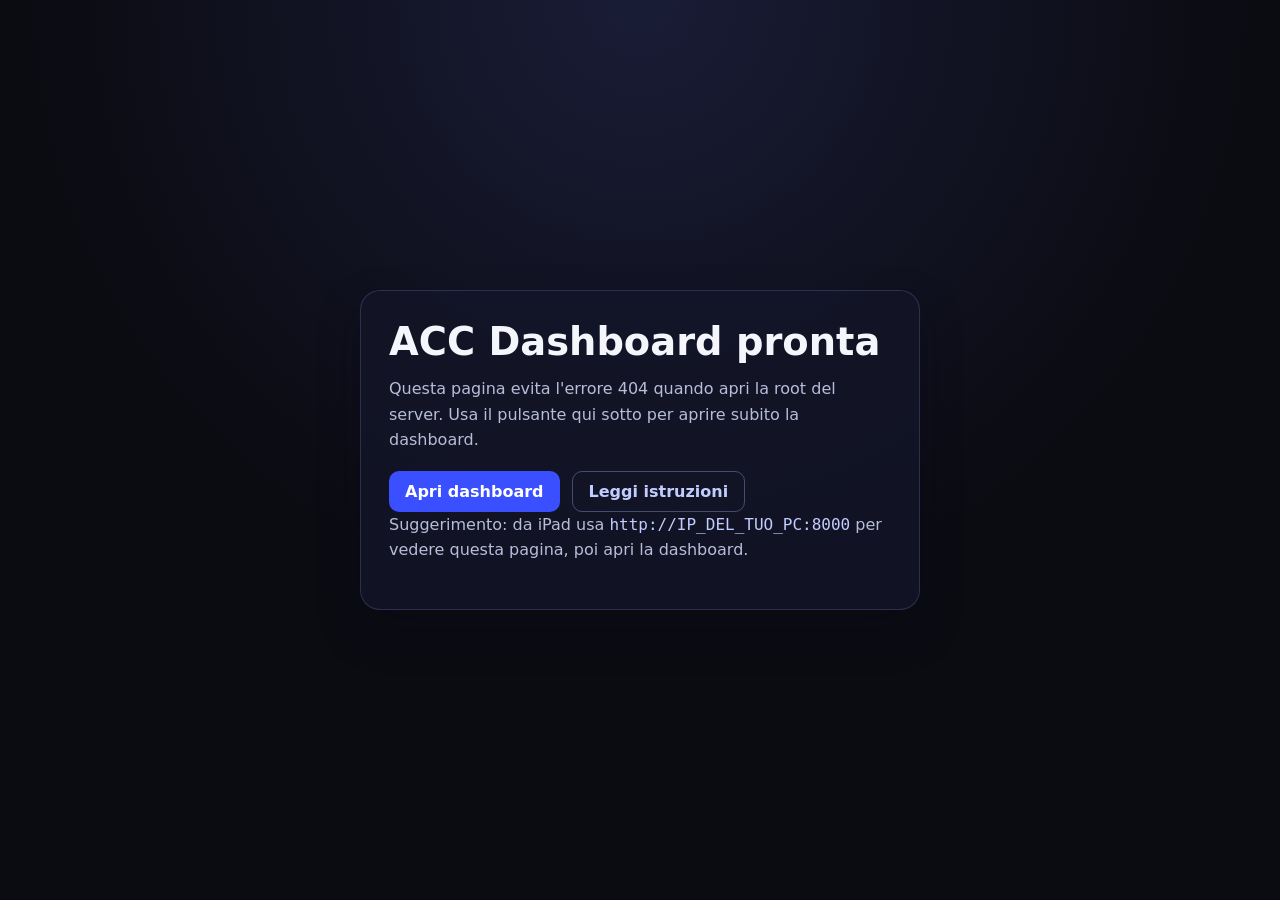
<file: index.html>
<!doctype html>
<html lang="it">
  <head>
    <meta charset="UTF-8" />
    <meta name="viewport" content="width=device-width, initial-scale=1" />
    <title>ACC Dashboard - Avvio rapido</title>
    <style>
      :root {
        color-scheme: dark;
        font-family: "Inter", system-ui, -apple-system, sans-serif;
        background: #0b0b12;
        color: #f5f6fb;
      }

      * {
        box-sizing: border-box;
        margin: 0;
        padding: 0;
      }

      body {
        min-height: 100vh;
        display: flex;
        align-items: center;
        justify-content: center;
        padding: 32px;
        background: radial-gradient(circle at top, rgba(46, 55, 108, 0.4), transparent 55%),
          #0b0b12;
      }

      .card {
        max-width: 560px;
        width: 100%;
        background: rgba(19, 22, 40, 0.85);
        border: 1px solid rgba(148, 160, 230, 0.2);
        border-radius: 20px;
        padding: 28px;
        box-shadow: 0 20px 40px rgba(9, 10, 24, 0.4);
      }

      h1 {
        font-size: clamp(1.6rem, 3vw, 2.4rem);
        margin-bottom: 12px;
      }

      p {
        color: #b7bdd9;
        line-height: 1.6;
        margin-bottom: 18px;
      }

      a {
        color: #c3ccff;
        text-decoration: none;
        font-weight: 600;
      }

      .actions {
        display: flex;
        flex-wrap: wrap;
        gap: 12px;
        margin-top: 16px;
      }

      .button {
        display: inline-flex;
        align-items: center;
        justify-content: center;
        padding: 10px 16px;
        border-radius: 10px;
        background: #3a4fff;
        color: #fff;
      }

      .button.secondary {
        background: transparent;
        border: 1px solid rgba(148, 160, 230, 0.4);
        color: #c3ccff;
      }

      code {
        font-family: "JetBrains Mono", "SF Mono", monospace;
        color: #c3ccff;
      }
    </style>
  </head>
  <body>
    <main class="card">
      <h1>ACC Dashboard pronta</h1>
      <p>
        Questa pagina evita l'errore 404 quando apri la root del server. Usa il pulsante qui sotto
        per aprire subito la dashboard.
      </p>
      <div class="actions">
        <a class="button" href="dashboard/index.html">Apri dashboard</a>
        <a class="button secondary" href="README.md">Leggi istruzioni</a>
      </div>
      <p>
        Suggerimento: da iPad usa <code>http://IP_DEL_TUO_PC:8000</code> per vedere questa pagina,
        poi apri la dashboard.
      </p>
    </main>
  </body>
</html>
</file>
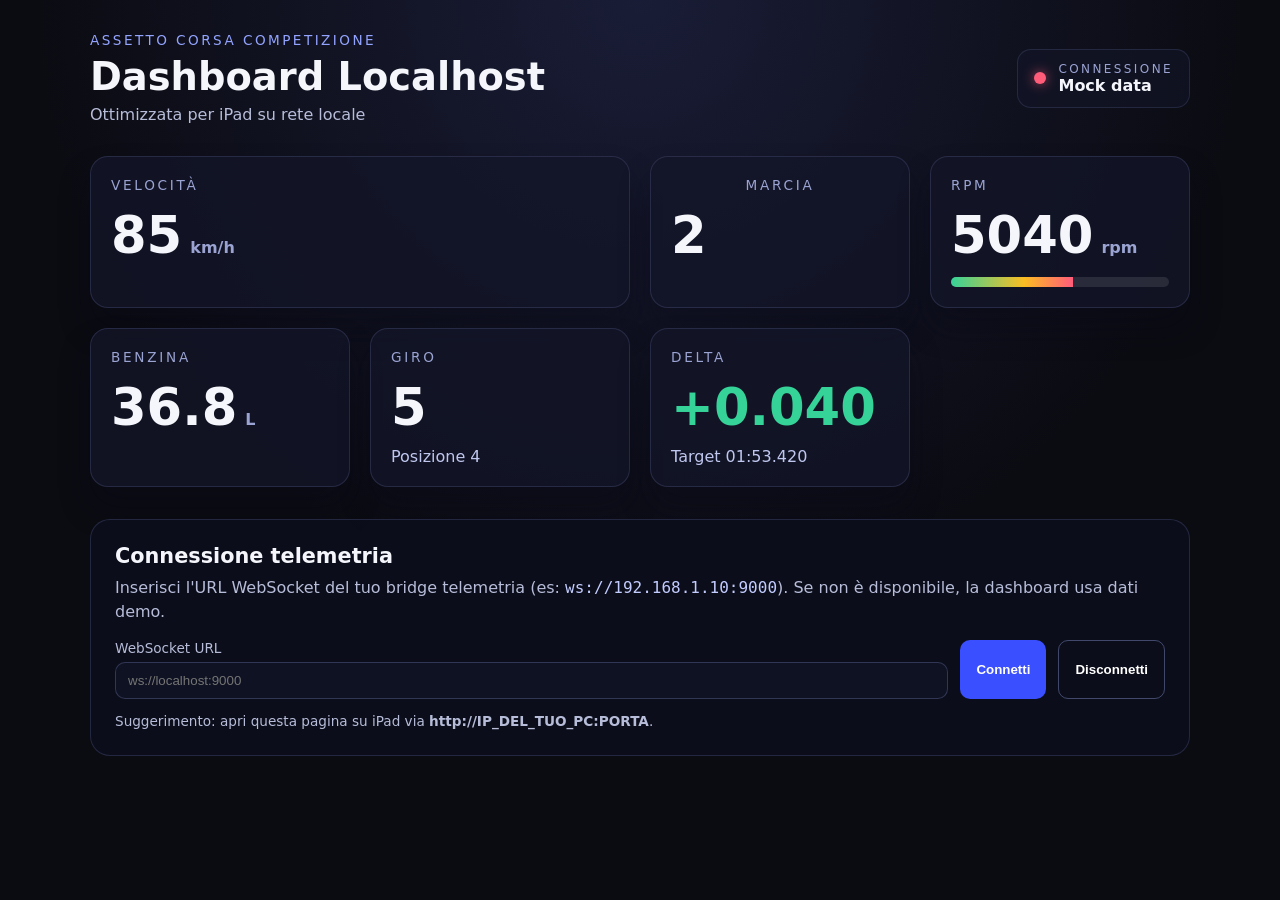
<file: dashboard/index.html>
<!doctype html>
<html lang="it">
  <head>
    <meta charset="UTF-8" />
    <meta name="viewport" content="width=device-width, initial-scale=1" />
    <title>ACC Dashboard - Localhost</title>
    <link rel="stylesheet" href="styles.css" />
  </head>
  <body>
    <main class="dashboard">
      <header class="dashboard__header">
        <div>
          <p class="eyebrow">Assetto Corsa Competizione</p>
          <h1>Dashboard Localhost</h1>
          <p class="subtitle">Ottimizzata per iPad su rete locale</p>
        </div>
        <div class="status">
          <span id="connection-dot" class="status__dot status__dot--offline"></span>
          <div>
            <p class="status__label">Connessione</p>
            <p id="connection-text" class="status__value">Mock data</p>
          </div>
        </div>
      </header>

      <section class="grid">
        <article class="card card--speed">
          <p class="card__label">Velocità</p>
          <p class="card__value">
            <span id="speed">0</span>
            <span class="card__unit">km/h</span>
          </p>
        </article>
        <article class="card card--gear">
          <p class="card__label">Marcia</p>
          <p id="gear" class="card__value">N</p>
        </article>
        <article class="card">
          <p class="card__label">RPM</p>
          <p class="card__value">
            <span id="rpm">0</span>
            <span class="card__unit">rpm</span>
          </p>
          <div class="rpm-bar">
            <div id="rpm-fill" class="rpm-bar__fill"></div>
          </div>
        </article>
        <article class="card">
          <p class="card__label">Benzina</p>
          <p class="card__value">
            <span id="fuel">0.0</span>
            <span class="card__unit">L</span>
          </p>
        </article>
        <article class="card">
          <p class="card__label">Giro</p>
          <p class="card__value" id="lap">0</p>
          <p class="card__meta">Posizione <span id="position">-</span></p>
        </article>
        <article class="card">
          <p class="card__label">Delta</p>
          <p class="card__value card__value--delta" id="delta">+0.000</p>
          <p class="card__meta">Target <span id="target">--:--.---</span></p>
        </article>
      </section>

      <section class="config">
        <h2>Connessione telemetria</h2>
        <p>
          Inserisci l'URL WebSocket del tuo bridge telemetria (es: <code>ws://192.168.1.10:9000</code>).
          Se non è disponibile, la dashboard usa dati demo.
        </p>
        <form id="ws-form" class="config__form">
          <label>
            WebSocket URL
            <input id="ws-url" type="text" placeholder="ws://localhost:9000" />
          </label>
          <button type="submit">Connetti</button>
          <button id="disconnect" type="button" class="secondary">Disconnetti</button>
        </form>
        <p class="config__hint">
          Suggerimento: apri questa pagina su iPad via <strong>http://IP_DEL_TUO_PC:PORTA</strong>.
        </p>
      </section>
    </main>

    <script src="app.js"></script>
  </body>
</html>
</file>
<file: dashboard/styles.css>
:root {
  color-scheme: dark;
  font-family: "Inter", system-ui, -apple-system, sans-serif;
  background: #0b0b12;
  color: #f5f6fb;
}

* {
  box-sizing: border-box;
  margin: 0;
  padding: 0;
}

body {
  min-height: 100vh;
  padding: 32px 24px 48px;
  background: radial-gradient(circle at top, rgba(46, 55, 108, 0.4), transparent 55%),
    #0b0b12;
}

.dashboard {
  max-width: 1100px;
  margin: 0 auto;
  display: flex;
  flex-direction: column;
  gap: 32px;
}

.dashboard__header {
  display: flex;
  flex-wrap: wrap;
  justify-content: space-between;
  align-items: center;
  gap: 24px;
}

.eyebrow {
  font-size: 0.85rem;
  text-transform: uppercase;
  letter-spacing: 0.18em;
  color: #93a4ff;
}

h1 {
  font-size: clamp(1.8rem, 3vw, 2.6rem);
  margin: 6px 0;
}

.subtitle {
  color: #b7bdd9;
}

.status {
  display: flex;
  align-items: center;
  gap: 12px;
  padding: 12px 16px;
  border-radius: 14px;
  background: rgba(19, 22, 40, 0.6);
  border: 1px solid rgba(148, 160, 230, 0.15);
}

.status__dot {
  width: 12px;
  height: 12px;
  border-radius: 50%;
  display: inline-block;
}

.status__dot--online {
  background: #36d399;
  box-shadow: 0 0 12px rgba(54, 211, 153, 0.8);
}

.status__dot--offline {
  background: #ff5c7a;
  box-shadow: 0 0 12px rgba(255, 92, 122, 0.7);
}

.status__label {
  font-size: 0.75rem;
  text-transform: uppercase;
  letter-spacing: 0.2em;
  color: #9aa3d2;
}

.status__value {
  font-weight: 600;
}

.grid {
  display: grid;
  gap: 20px;
  grid-template-columns: repeat(auto-fit, minmax(220px, 1fr));
}

.card {
  padding: 20px;
  border-radius: 18px;
  background: rgba(19, 22, 40, 0.8);
  border: 1px solid rgba(148, 160, 230, 0.16);
  box-shadow: 0 20px 30px rgba(9, 10, 24, 0.4);
}

.card__label {
  font-size: 0.85rem;
  color: #9aa3d2;
  text-transform: uppercase;
  letter-spacing: 0.2em;
}

.card__value {
  font-size: clamp(2rem, 4vw, 3.2rem);
  font-weight: 700;
  margin-top: 12px;
  display: flex;
  align-items: baseline;
  gap: 8px;
}

.card__value--delta {
  color: #36d399;
}

.card__unit {
  font-size: 1rem;
  color: #9aa3d2;
}

.card__meta {
  margin-top: 10px;
  color: #c0c7ef;
}

.card--speed {
  grid-column: span 2;
}

.card--gear {
  text-align: center;
}

.rpm-bar {
  margin-top: 12px;
  height: 10px;
  background: rgba(255, 255, 255, 0.1);
  border-radius: 999px;
  overflow: hidden;
}

.rpm-bar__fill {
  height: 100%;
  width: 0;
  background: linear-gradient(90deg, #36d399 0%, #fbbd23 60%, #ff5c7a 100%);
  transition: width 0.2s ease;
}

.config {
  padding: 24px;
  border-radius: 20px;
  background: rgba(12, 14, 28, 0.9);
  border: 1px solid rgba(148, 160, 230, 0.18);
}

.config h2 {
  font-size: 1.3rem;
  margin-bottom: 8px;
}

.config p {
  color: #b7bdd9;
  line-height: 1.5;
}

.config__form {
  margin-top: 16px;
  display: flex;
  flex-wrap: wrap;
  gap: 12px;
}

.config__form label {
  flex: 1 1 260px;
  display: flex;
  flex-direction: column;
  gap: 6px;
  font-size: 0.85rem;
  color: #b7bdd9;
}

.config__form input {
  padding: 10px 12px;
  border-radius: 10px;
  border: 1px solid rgba(148, 160, 230, 0.25);
  background: #0f1222;
  color: #f5f6fb;
}

button {
  padding: 10px 16px;
  border-radius: 10px;
  border: none;
  background: #3a4fff;
  color: white;
  font-weight: 600;
  cursor: pointer;
}

button.secondary {
  background: transparent;
  border: 1px solid rgba(148, 160, 230, 0.4);
}

.config__hint {
  margin-top: 12px;
  font-size: 0.85rem;
  color: #9aa3d2;
}

code {
  font-family: "JetBrains Mono", "SF Mono", monospace;
  color: #c3ccff;
}

@media (max-width: 720px) {
  body {
    padding: 24px 16px 40px;
  }

  .card--speed {
    grid-column: span 1;
  }
}
</file>
